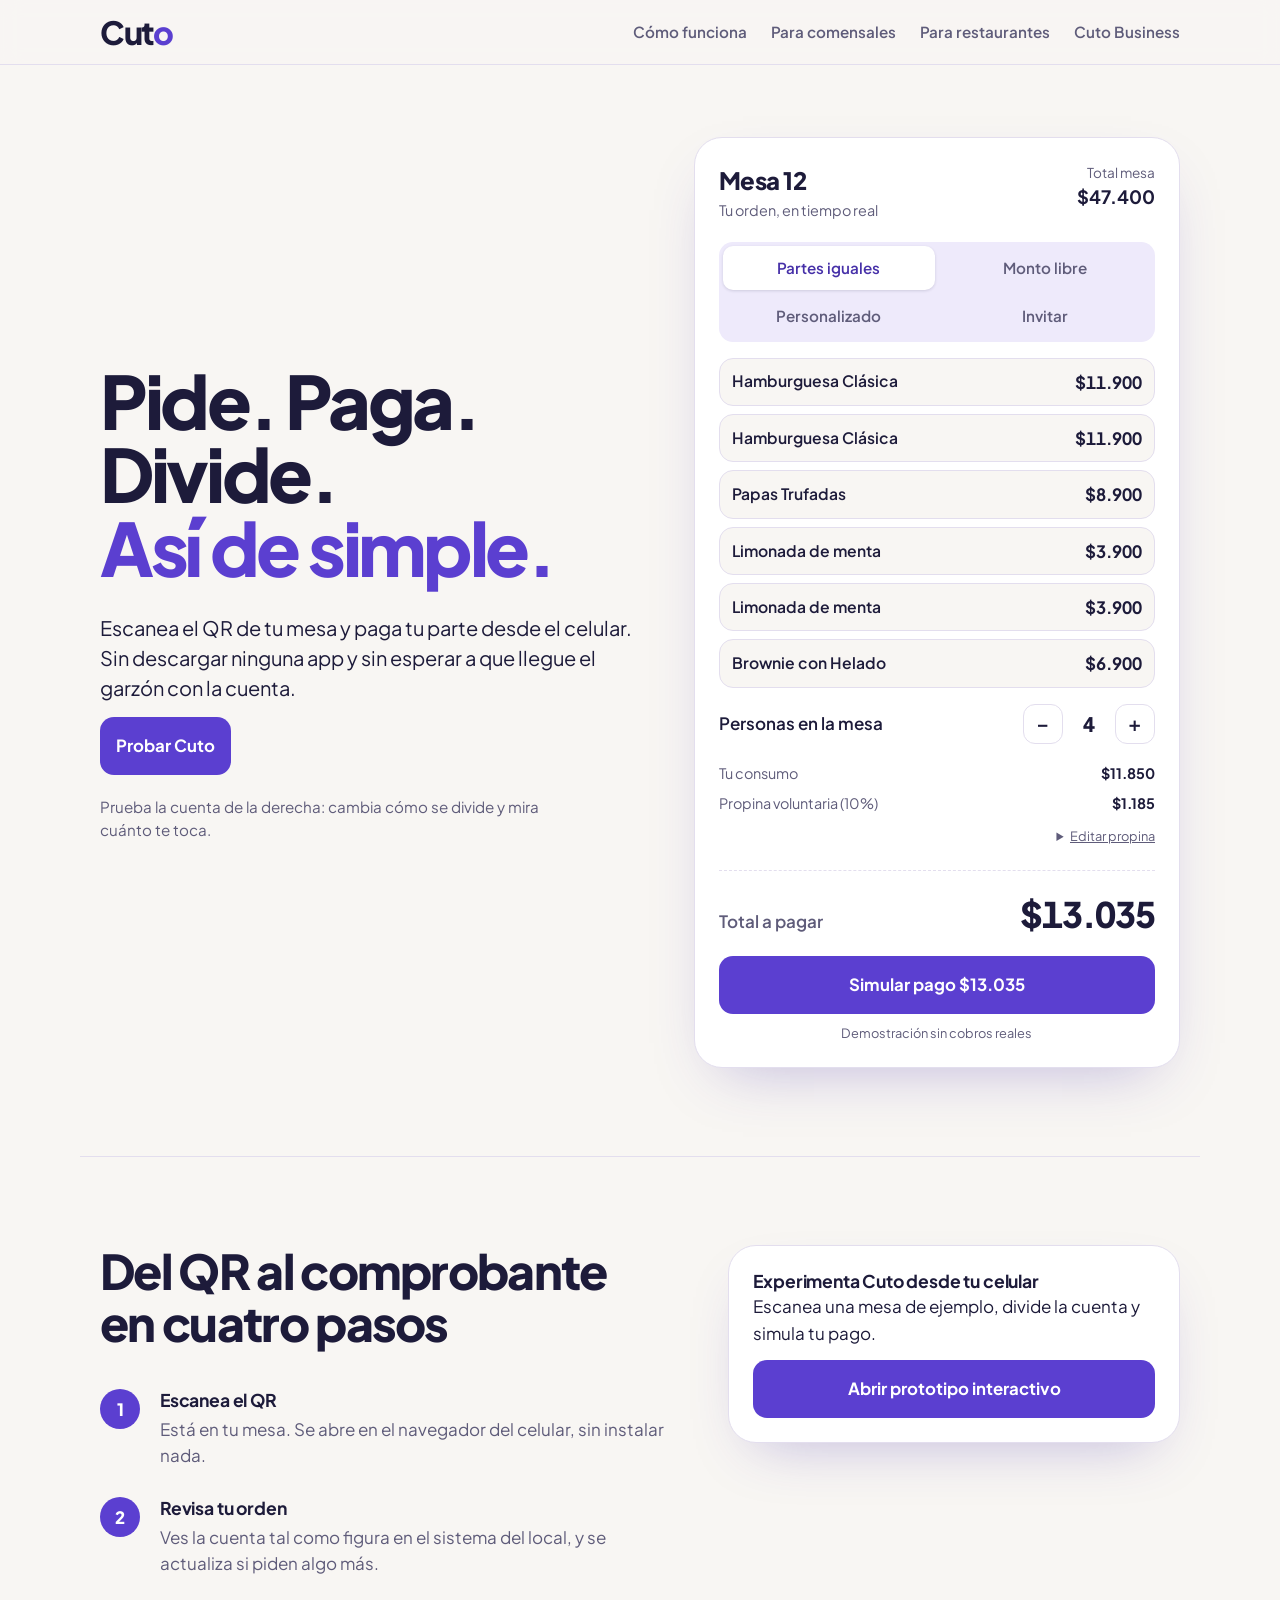
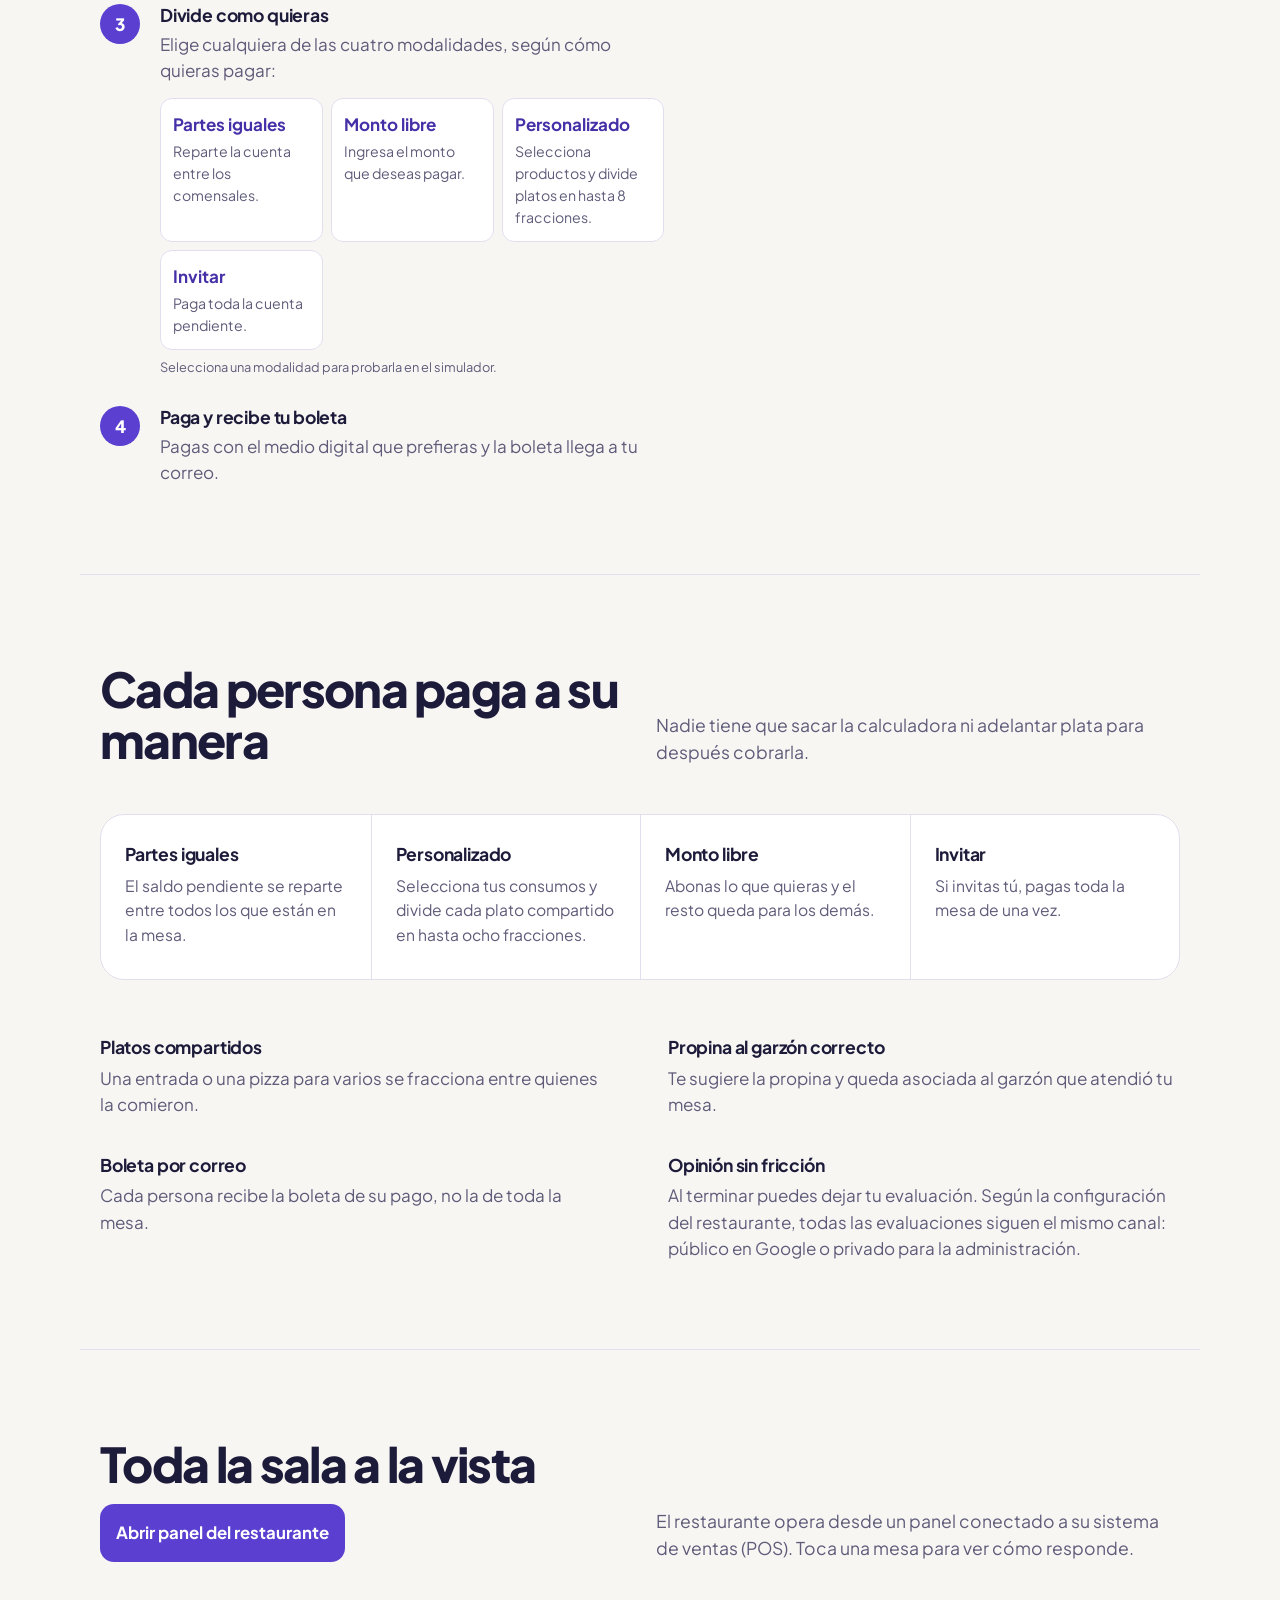
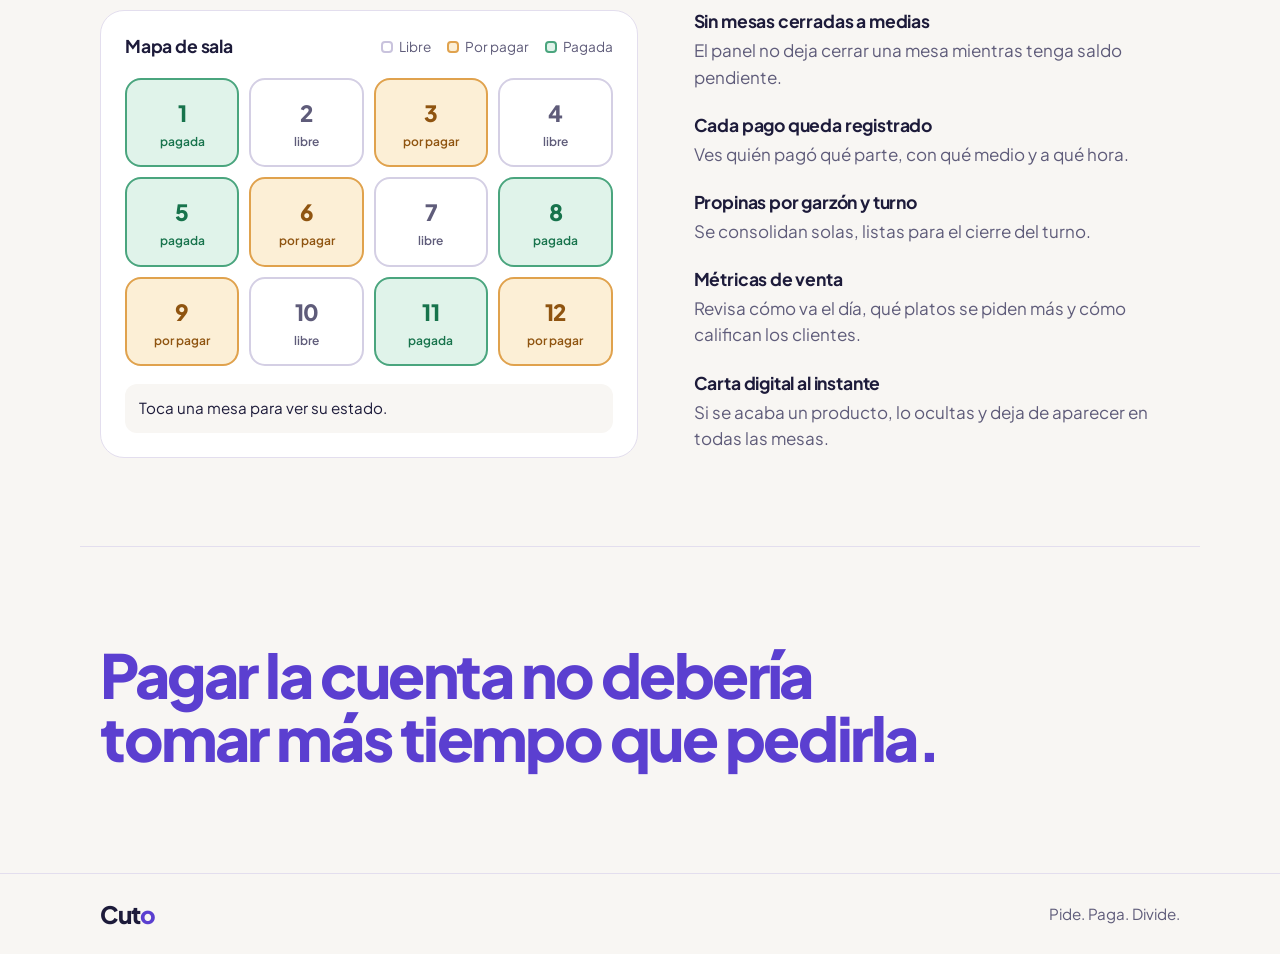
<file: index.html>
<!doctype html>
<html lang="es">
<head>
  <meta charset="utf-8">
  <meta name="viewport" content="width=device-width, initial-scale=1">
  <title>Cuto</title>
  <meta name="description" content="Escanea el QR de tu mesa, revisa la cuenta en tiempo real y paga tu parte desde el celular. Sin descargar ninguna app.">
  <link rel="preconnect" href="https://fonts.googleapis.com">
  <link rel="preconnect" href="https://fonts.gstatic.com" crossorigin>
  <link href="https://fonts.googleapis.com/css2?family=Plus+Jakarta+Sans:wght@400;500;600;700;800&display=swap" rel="stylesheet">
  <link rel="stylesheet" href="styles.css?v=4">
</head>
<body>

  <header class="site-header">
    <div class="wrap bar">
      <a class="wordmark" href="#inicio" aria-label="Cuto, ir al inicio">Cut<span style="color:var(--purple)">o</span></a>
      <nav aria-label="Principal">
        <a href="#como-funciona">Cómo funciona</a>
        <a href="#comensales">Para comensales</a>
        <a href="#restaurantes">Para restaurantes</a>
        <a href="business.html">Cuto Business</a>
      </nav>
    </div>
  </header>

  <main id="inicio">

    <section class="hero wrap">
      <div class="hero-copy">
        <h1>
          <span class="line">Pide. Paga. Divide.</span>
          <span class="line accent">Así de simple.</span>
        </h1>
        <p class="lead">Escanea el QR de tu mesa y paga tu parte desde el celular. Sin descargar ninguna app y sin esperar a que llegue el garzón con la cuenta.</p>
        <a class="pay" style="display:inline-block;width:auto;text-decoration:none" href="demo.html">Probar Cuto</a><p class="hint">Prueba la cuenta de la derecha: cambia cómo se divide y mira cuánto te toca.</p>
      </div>

      <div class="demo" id="demo" data-mode="equal" aria-label="Demo de cómo se divide una cuenta">
        <div class="demo-head">
          <div>
            <p class="demo-table">Mesa 12</p>
            <p class="demo-sub">Tu orden, en tiempo real</p>
          </div>
          <p class="demo-total"><span>Total mesa</span><strong id="demo-full">$47.400</strong></p>
        </div>

        <div class="segmented" role="group" aria-label="Cómo quieres pagar">
          <button type="button" class="seg is-on" data-mode="equal" aria-pressed="true">Partes iguales</button>
          <button type="button" class="seg" data-mode="free" aria-pressed="false">Monto libre</button>
          <button type="button" class="seg" data-mode="mine" aria-pressed="false">Personalizado</button>
          <button type="button" class="seg" data-mode="all" aria-pressed="false">Invitar</button>
        </div>

        <ul class="dishes" id="dishes" aria-label="Consumos de la mesa"></ul>

        <div class="stepper-row" id="stepper-row">
          <span id="people-label">Personas en la mesa</span>
          <div class="stepper">
            <button type="button" id="minus" aria-label="Una persona menos">−</button>
            <output id="people" aria-labelledby="people-label">4</output>
            <button type="button" id="plus" aria-label="Una persona más">+</button>
          </div>
        </div>

        <div id="free-row" class="free-row" hidden>
          <label for="free-amount">¿Cuánto quieres pagar?</label>
          <div class="currency-field"><span>$</span><input id="free-amount" type="number" min="0" max="47400" step="1" inputmode="numeric" placeholder="Ingresa un monto"></div>
          <small>Hasta $47.400, sin incluir propina.</small>
        </div>
        <p id="invite-note" class="invite-note" hidden>¡Tú invitas! Pagarás la cuenta completa de la mesa.</p>
        <div class="tip-summary">
          <div class="tip-line"><span>Tu consumo</span><strong id="base-amount">$11.850</strong></div>
          <div class="tip-line"><span id="tip-label">Propina voluntaria (10%)</span><strong id="tip-amount">$1.185</strong></div>
          <details class="tip-edit"><summary>Editar propina</summary><label for="tip-rate">Porcentaje de propina</label><select id="tip-rate"><option value="0">Sin propina (0%)</option><option value="10" selected>10% sugerido</option><option value="15">15%</option><option value="20">20%</option></select></details>
        </div>

        <div class="summary">
          <span>Total a pagar</span>
          <strong id="part">$13.035</strong>
        </div>

        <button type="button" class="pay" id="pay">Simular pago $13.035</button>
        <p class="secure">Demostración sin cobros reales</p>
      </div>
    </section>

    <section class="section wrap" id="como-funciona">
      <div class="how">
        <div class="how-copy">
          <h2>Del QR al comprobante en cuatro pasos</h2>
          <ol class="steps">
            <li>
              <h3>Escanea el QR</h3>
              <p>Está en tu mesa. Se abre en el navegador del celular, sin instalar nada.</p>
            </li>
            <li>
              <h3>Revisa tu orden</h3>
              <p>Ves la cuenta tal como figura en el sistema del local, y se actualiza si piden algo más.</p>
            </li>
            <li>
              <h3>Divide como quieras</h3>
              <p>Elige cualquiera de las cuatro modalidades, según cómo quieras pagar:</p>
              <div class="how-payment-modes" style="display:grid;grid-template-columns:repeat(auto-fit,minmax(130px,1fr));gap:8px;margin-top:14px">
                <a href="#demo" data-preview-mode="equal" style="display:block;border:1px solid var(--line);background:var(--paper);border-radius:12px;padding:12px;text-decoration:none"><strong style="color:var(--purple-deep)">Partes iguales</strong><small style="display:block;color:var(--muted);margin-top:4px">Reparte la cuenta entre los comensales.</small></a>
                <a href="#demo" data-preview-mode="free" style="display:block;border:1px solid var(--line);background:var(--paper);border-radius:12px;padding:12px;text-decoration:none"><strong style="color:var(--purple-deep)">Monto libre</strong><small style="display:block;color:var(--muted);margin-top:4px">Ingresa el monto que deseas pagar.</small></a>
                <a href="#demo" data-preview-mode="mine" style="display:block;border:1px solid var(--line);background:var(--paper);border-radius:12px;padding:12px;text-decoration:none"><strong style="color:var(--purple-deep)">Personalizado</strong><small style="display:block;color:var(--muted);margin-top:4px">Selecciona productos y divide platos en hasta 8 fracciones.</small></a>
                <a href="#demo" data-preview-mode="all" style="display:block;border:1px solid var(--line);background:var(--paper);border-radius:12px;padding:12px;text-decoration:none"><strong style="color:var(--purple-deep)">Invitar</strong><small style="display:block;color:var(--muted);margin-top:4px">Paga toda la cuenta pendiente.</small></a>
              </div>
              <p style="font-size:.8rem;margin-top:8px">Selecciona una modalidad para probarla en el simulador.</p>
            </li>
            <li>
              <h3>Paga y recibe tu boleta</h3>
              <p>Pagas con el medio digital que prefieras y la boleta llega a tu correo.</p>
            </li>
          </ol>
        </div>
        <div class="demo"><h3>Experimenta Cuto desde tu celular</h3><p>Escanea una mesa de ejemplo, divide la cuenta y simula tu pago.</p><a class="pay" style="display:block;text-align:center;text-decoration:none" href="demo.html">Abrir prototipo interactivo</a></div>
      </div>
    </section>

    <section class="section wrap" id="comensales">
      <div class="split-head">
        <h2>Cada persona paga a su manera</h2>
        <p>Nadie tiene que sacar la calculadora ni adelantar plata para después cobrarla.</p>
      </div>

      <div class="modes">
        <article>
          <h3>Partes iguales</h3>
          <p>El saldo pendiente se reparte entre todos los que están en la mesa.</p>
        </article>
        <article>
          <h3>Personalizado</h3>
          <p>Selecciona tus consumos y divide cada plato compartido en hasta ocho fracciones.</p>
        </article>
        <article>
          <h3>Monto libre</h3>
          <p>Abonas lo que quieras y el resto queda para los demás.</p>
        </article>
        <article>
          <h3>Invitar</h3>
          <p>Si invitas tú, pagas toda la mesa de una vez.</p>
        </article>
      </div>

      <ul class="extras">
        <li>
          <h3>Platos compartidos</h3>
          <p>Una entrada o una pizza para varios se fracciona entre quienes la comieron.</p>
        </li>
        <li>
          <h3>Propina al garzón correcto</h3>
          <p>Te sugiere la propina y queda asociada al garzón que atendió tu mesa.</p>
        </li>
        <li>
          <h3>Boleta por correo</h3>
          <p>Cada persona recibe la boleta de su pago, no la de toda la mesa.</p>
        </li>
        <li>
          <h3>Opinión sin fricción</h3>
          <p>Al terminar puedes dejar tu evaluación. Según la configuración del restaurante, todas las evaluaciones siguen el mismo canal: público en Google o privado para la administración.</p>
        </li>
      </ul>
    </section>

    <section class="section wrap" id="restaurantes">
      <div class="split-head">
        <div><h2>Toda la sala a la vista</h2><a class="pay" style="display:inline-block;width:auto;text-decoration:none" href="business.html">Abrir panel del restaurante</a></div>
        <p>El restaurante opera desde un panel conectado a su sistema de ventas (POS). Toca una mesa para ver cómo responde.</p>
      </div>

      <div class="ops">
        <div class="floor" aria-labelledby="floor-title">
          <div class="floor-top">
            <h3 id="floor-title">Mapa de sala</h3>
            <ul class="legend" aria-label="Leyenda">
              <li><i class="sw sw-free"></i>Libre</li>
              <li><i class="sw sw-pending"></i>Por pagar</li>
              <li><i class="sw sw-paid"></i>Pagada</li>
            </ul>
          </div>
          <div class="tables" id="tables"></div>
          <p class="floor-note" id="floor-note" aria-live="polite">Toca una mesa para ver su estado.</p>
        </div>

        <ul class="panel-list">
          <li>
            <h3>Sin mesas cerradas a medias</h3>
            <p>El panel no deja cerrar una mesa mientras tenga saldo pendiente.</p>
          </li>
          <li>
            <h3>Cada pago queda registrado</h3>
            <p>Ves quién pagó qué parte, con qué medio y a qué hora.</p>
          </li>
          <li>
            <h3>Propinas por garzón y turno</h3>
            <p>Se consolidan solas, listas para el cierre del turno.</p>
          </li>
          <li>
            <h3>Métricas de venta</h3>
            <p>Revisa cómo va el día, qué platos se piden más y cómo califican los clientes.</p>
          </li>
          <li>
            <h3>Carta digital al instante</h3>
            <p>Si se acaba un producto, lo ocultas y deja de aparecer en todas las mesas.</p>
          </li>
        </ul>
      </div>
    </section>

    <section class="closing wrap">
      <p>Pagar la cuenta no debería tomar más tiempo que pedirla.</p>
    </section>

  </main>

  <footer class="site-footer">
    <div class="wrap foot">
      <a class="wordmark small" href="#inicio" aria-label="Cuto, volver arriba">Cut<span style="color:var(--purple)">o</span></a>
      <p>Pide. Paga. Divide.</p>
    </div>
  </footer>

  <script src="script.js?v=4"></script>
<script>
document.querySelectorAll('[data-preview-mode]').forEach(function(link){
  link.addEventListener('click',function(){
    var mode=link.dataset.previewMode;
    var target=document.querySelector('#demo .seg[data-mode="'+mode+'"]');
    if(target)target.click();
  });
});
</script>
</body>
</html>
</file>
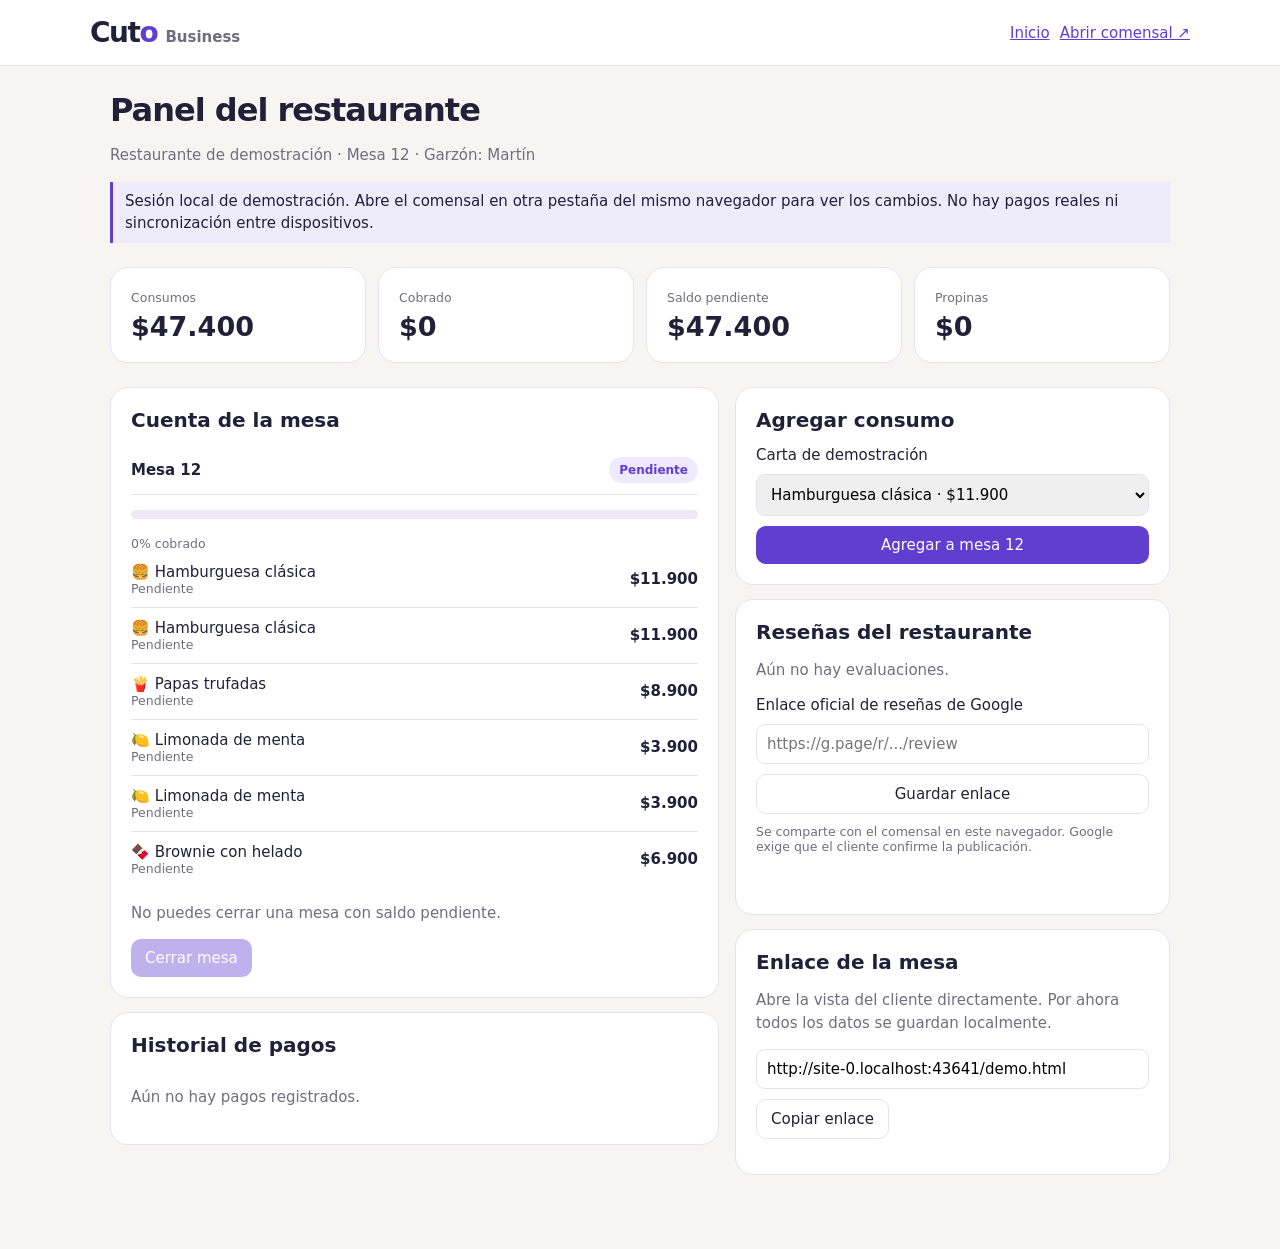
<file: business.html>
<!doctype html>
<html lang="es"><head><meta charset="utf-8"><meta name="viewport" content="width=device-width,initial-scale=1"><title>Cuto Business</title><style>
:root{--purple:#603ed0;--ink:#222038;--muted:#716d80;--line:#e6e1ef;--bg:#f7f5f2}*{box-sizing:border-box}body{margin:0;background:var(--bg);font:15px system-ui,sans-serif;color:var(--ink)}header{background:white;border-bottom:1px solid var(--line);padding:16px 24px}header div,main{max-width:1100px;margin:auto}header div{display:flex;justify-content:space-between;align-items:center;gap:16px;flex-wrap:wrap}.brand{font-size:28px;font-weight:850;letter-spacing:-1.5px}a{color:var(--purple)}main{padding:25px 20px 60px}h1{font-size:32px;margin:0 0 6px;letter-spacing:-1px}h2{font-size:20px;margin:0 0 14px}p{line-height:1.5;color:var(--muted)}.metrics{display:grid;grid-template-columns:repeat(4,1fr);gap:12px;margin:24px 0}.card{background:white;border:1px solid var(--line);border-radius:18px;padding:20px;margin-bottom:14px}.metrics .card{margin:0}.metric{font-size:27px;font-weight:800;display:block;margin-top:5px}.muted,small{color:var(--muted)}.layout{display:grid;grid-template-columns:1.4fr 1fr;gap:16px}.row{display:flex;justify-content:space-between;align-items:center;gap:12px;border-bottom:1px solid var(--line);padding:11px 0}.row:last-child{border:0}.pill{border-radius:20px;background:#eee9fd;color:var(--purple);font-weight:650;padding:6px 10px;font-size:12px}.paid{background:#e1f5eb;color:#167447}.bar{height:9px;border-radius:9px;background:#eee9f4;overflow:hidden;margin:15px 0}.bar i{display:block;height:100%;background:var(--purple)}button,input,select{font:inherit}button{border:1px solid var(--line);border-radius:10px;padding:10px 14px;background:white;color:var(--ink);cursor:pointer}button.primary{background:var(--purple);color:white;border:0}button:disabled{opacity:.4;cursor:not-allowed}input,select{border:1px solid var(--line);border-radius:9px;padding:10px;max-width:100%;width:100%}form{display:grid;gap:10px}nav{display:flex;gap:10px;flex-wrap:wrap}.table-scroll{overflow:auto}table{border-collapse:collapse;width:100%;min-width:520px}th,td{text-align:left;padding:12px 8px;border-bottom:1px solid var(--line)}th{font-size:12px;color:var(--muted)}.notice{border-left:3px solid var(--purple);padding:8px 12px;background:#eeebfa;color:var(--ink)}@media(max-width:760px){.layout{grid-template-columns:1fr}.metrics{grid-template-columns:repeat(2,1fr)}.metric{font-size:22px}.card{padding:15px}}
</style></head><body><header><div><span class="brand">Cut<span style="color:#603ed0">o</span> <small style="font-size:15px;letter-spacing:0">Business</small></span><nav><a href="index.html">Inicio</a><a href="demo.html" target="_blank" rel="noopener">Abrir comensal ↗</a></nav></div></header><main><h1>Panel del restaurante</h1><p>Restaurante de demostración · Mesa 12 · Garzón: Martín</p><p class="notice">Sesión local de demostración. Abre el comensal en otra pestaña del mismo navegador para ver los cambios. No hay pagos reales ni sincronización entre dispositivos.</p><section id="metrics" class="metrics"></section><div class="layout"><div><section class="card"><h2>Cuenta de la mesa</h2><div id="table"></div><div id="order"></div><p id="status" role="status"></p><button id="close" class="primary">Cerrar mesa</button></section><section class="card"><h2>Historial de pagos</h2><div id="payments" class="table-scroll"></div></section></div><div><section class="card"><h2>Agregar consumo</h2><form id="add"><label for="dish">Carta de demostración</label><select id="dish"></select><button class="primary" id="addButton">Agregar a mesa 12</button></form></section><section class="card"><h2>Reseñas del restaurante</h2><div id="reviews"></div><form id="config"><label for="google">Enlace oficial de reseñas de Google</label><input id="google" type="url" placeholder="https://g.page/r/.../review"><button>Guardar enlace</button><small>Se comparte con el comensal en este navegador. Google exige que el cliente confirme la publicación.</small><p id="configStatus" role="status"></p></form></section><section class="card"><h2>Enlace de la mesa</h2><p>Abre la vista del cliente directamente. Por ahora todos los datos se guardan localmente.</p><input id="link" readonly aria-label="Enlace de la mesa"><button id="copy" style="margin-top:10px">Copiar enlace</button><p id="copyStatus" role="status"></p></section></div></div></main><script>
'use strict';
const KEY='cuto-demo-table12', $=id=>document.getElementById(id), money=n=>'$'+Math.round(n).toLocaleString('es-CL'), safe=x=>String(x??'').replace(/[&<>"']/g,c=>({'&':'&amp;','<':'&lt;','>':'&gt;','"':'&quot;',"'":'&#39;'}[c]));
const menu=[['🍔','Hamburguesa clásica',11900],['🍟','Papas trufadas',8900],['🍋','Limonada de menta',3900],['🍫','Brownie con helado',6900],['☕','Café espresso',2500],['🥤','Bebida',2900]];
function initial(){const items=[menu[0],menu[0],menu[1],menu[2],menu[2],menu[3]].map(x=>x.slice());return{items,allocated:items.map(()=>0),history:[],reviews:[],splitPlan:{},paid:0,revision:0,closed:false,reviewUrl:''}}
function read(){try{let s=JSON.parse(localStorage.getItem(KEY));if(s&&Array.isArray(s.items)&&Array.isArray(s.allocated)&&s.items.length===s.allocated.length)return s}catch(e){}return initial()}
function write(s){try{s.revision=(s.revision||0)+1;localStorage.setItem(KEY,JSON.stringify(s));render();return true}catch(e){$('status').textContent='No se pudo guardar la sesión en este navegador.';return false}}
function totals(s){let total=s.items.reduce((a,x)=>a+x[2],0),paid=s.allocated.reduce((a,x)=>a+x,0);return{total,paid,left:total-paid}}
function row(a,b){return '<div class="row"><span>'+a+'</span><strong>'+b+'</strong></div>'}
function render(){const s=read(),{total,paid,left}=totals(s),hist=s.history||[],rev=s.reviews||[],tips=hist.reduce((a,x)=>a+(x.tip||0),0);
$('metrics').innerHTML=[['Consumos',money(total)],['Cobrado',money(paid)],['Saldo pendiente',money(left)],['Propinas',money(tips)]].map(([l,v])=>'<div class="card"><small>'+l+'</small><strong class="metric">'+v+'</strong></div>').join('');
$('table').innerHTML='<div class="row"><strong>Mesa 12</strong><span class="pill '+(!left?'paid':'')+'">'+(s.closed?'Cerrada':left?'Pendiente':'Pagada')+'</span></div><div class="bar"><i style="width:'+(total?100*paid/total:0)+'%"></i></div><small>'+Math.round(total?100*paid/total:0)+'% cobrado</small>';
$('order').innerHTML=s.items.map((x,i)=>row(safe(x[0]+' '+x[1])+'<small style="display:block">'+(s.allocated[i]===x[2]?'Pagado':s.allocated[i]?'Abonado '+money(s.allocated[i]):'Pendiente')+'</small>',money(x[2]))).join('');
$('close').disabled=left>0||s.closed;$('addButton').disabled=!!s.closed;$('status').textContent=s.closed?'Mesa cerrada. Reinicia la demostración desde la vista del comensal para comenzar otra vez.':left?'No puedes cerrar una mesa con saldo pendiente.':'La cuenta está pagada y puede cerrarse.';
$('payments').innerHTML=hist.length?'<table><thead><tr><th>Fecha</th><th>Medio</th><th>Consumo</th><th>Propina</th><th>Total</th></tr></thead><tbody>'+hist.map(x=>'<tr><td>'+safe(x.date)+'</td><td>'+safe(x.method)+'</td><td>'+money(x.base)+'</td><td>'+money(x.tip)+'</td><td>'+money(x.base+x.tip)+'</td></tr>').join('')+'</tbody></table>':'<p>Aún no hay pagos registrados.</p>';
$('reviews').innerHTML=rev.length?'<p>Promedio '+(rev.reduce((a,x)=>a+x.rating,0)/rev.length).toFixed(1)+' / 5 · '+rev.length+' evaluaciones locales</p>'+rev.map(x=>row('<span style="color:#9b6800">'+ '★'.repeat(Math.min(5,Math.max(0,Number(x.rating)||0)))+'</span><p>'+safe(x.comment)+'</p>',safe(new Date(x.date).toLocaleDateString('es-CL')))).join(''):'<p>Aún no hay evaluaciones.</p>';
if(document.activeElement!==$('google'))$('google').value=s.reviewUrl||'';
}
$('dish').innerHTML=menu.map((x,i)=>'<option value="'+i+'">'+safe(x[1])+' · '+money(x[2])+'</option>').join('');
$('add').onsubmit=e=>{e.preventDefault();const s=read();if(s.closed)return;const item=menu[Number($('dish').value)];if(!item)return;s.items.push(item.slice());s.allocated.push(0);write(s)};
$('close').onclick=()=>{const s=read();if(totals(s).left!==0||s.closed)return;s.closed=true;write(s)};
$('config').onsubmit=e=>{e.preventDefault();let v=$('google').value.trim();if(v){try{let u=new URL(v);if(u.protocol!=='https:'||!['g.page','search.google.com','maps.google.com','www.google.com','maps.app.goo.gl'].includes(u.hostname))throw Error()}catch(e){$('configStatus').textContent='Ingresa un enlace HTTPS oficial de Google.';return}}const s=read();s.reviewUrl=v;if(write(s))$('configStatus').textContent='Configuración guardada en este navegador.'};
$('link').value=new URL('demo.html',location.href).href;$('copy').onclick=async()=>{try{await navigator.clipboard.writeText($('link').value);$('copyStatus').textContent='Enlace copiado.'}catch(e){$('link').select();$('copyStatus').textContent='Selecciona y copia el enlace.'}};
window.addEventListener('storage',e=>{if(e.key===KEY)render()});render();
</script></body></html>
</file>
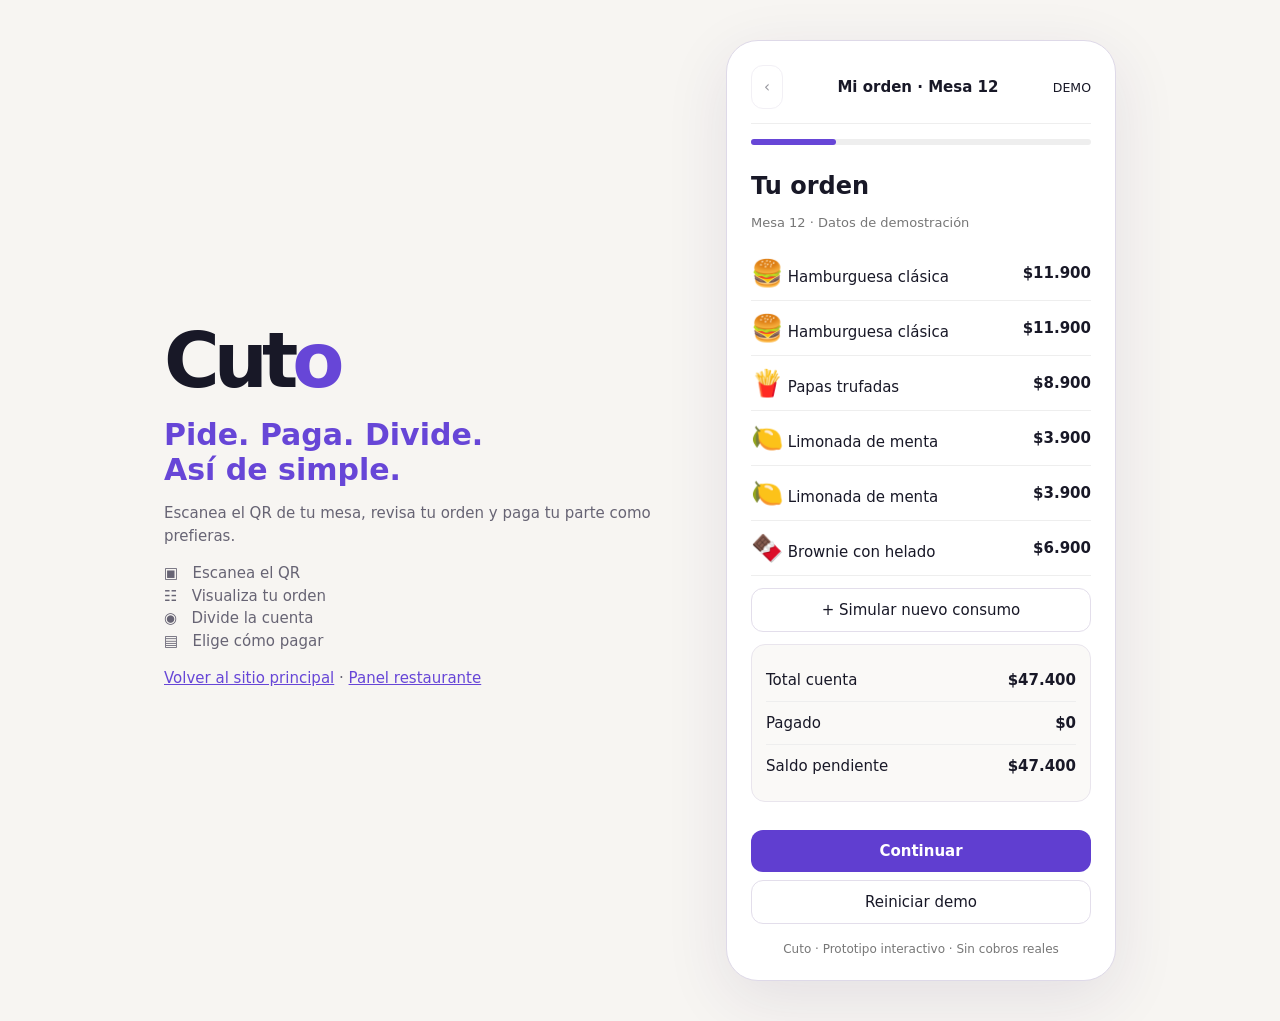
<file: demo.html>
<!doctype html><html lang="es"><head><meta charset="utf-8"><meta name="viewport" content="width=device-width,initial-scale=1"><title>Cuto | Demo</title><style>
*{box-sizing:border-box}body{margin:0;background:#f7f5f2;color:#181827;font:15px system-ui,sans-serif}main{max-width:1000px;margin:auto;min-height:100vh;display:grid;grid-template-columns:1fr 390px;align-items:center;gap:70px;padding:40px 24px}h1{font-size:76px;letter-spacing:-6px;margin:0}h1 span{color:#6746d7}h2{font-size:24px;margin:12px 0}p{line-height:1.5;color:#676474}aside h2{color:#6746d7;font-size:30px}aside a{color:#6746d7}.phone{background:white;border:1px solid #ded9e8;border-radius:32px;padding:24px;min-height:650px;box-shadow:0 18px 65px #33225c19;display:flex;flex-direction:column}header{display:flex;align-items:center;justify-content:space-between;border-bottom:1px solid #eee;padding-bottom:14px}button,input,select,textarea{font:inherit}button{cursor:pointer;border:1px solid #e3deeb;background:white;border-radius:12px;padding:12px;color:inherit}button:disabled{opacity:.45;cursor:default}.primary{background:#603ed0;color:white;border:0;width:100%;font-weight:700;margin-top:16px}.card{border:1px solid #e9e5ed;background:#faf9f7;border-radius:14px;padding:14px;margin:12px 0}.line{display:flex;justify-content:space-between;align-items:center;gap:10px;padding:12px 0;border-bottom:1px solid #eee}.line:last-child{border:0}.muted{color:#777;font-size:13px}.center{text-align:center}.qr{background:#252329;border-radius:24px;padding:35px 20px;margin:22px 0;color:white}.qr b{display:block;font-size:55px}.qr span{font-size:75px}.choices{display:grid;gap:8px}.choice{display:flex;align-items:center;gap:9px;padding:12px;border:1px solid #e6e0ed;border-radius:12px}input[type=radio],input[type=checkbox]{accent-color:#603ed0}input[type=number],textarea,select{width:100%;padding:10px;border:1px solid #d9d4e1;border-radius:9px;background:white}.big{font-size:32px;font-weight:800}.success{background:#603ed0;color:white;border-radius:50%;width:90px;height:90px;display:grid;place-items:center;font-size:50px;margin:40px auto 20px}.progress{height:6px;background:#eee;border-radius:10px;margin:15px 0}.progress i{display:block;background:#6746d7;height:100%;border-radius:10px}.foot{margin-top:auto;padding-top:18px;text-align:center;color:#777;font-size:12px}.emoji{font-size:26px} @media(max-width:700px){main{display:block;padding:16px;max-width:440px}aside{margin-bottom:18px}aside h1{font-size:40px;letter-spacing:-2px}aside h2{font-size:20px;margin:3px 0}aside .desc{display:none}.phone{min-height:580px;padding:18px;border-radius:24px}} input[type=email]{width:100%;padding:12px;border:1px solid #d9d4e1;border-radius:10px;margin-top:6px}.stars{display:flex;justify-content:center;gap:5px}.stars button{font-size:32px;color:#cbc5d4;border:0;padding:5px;background:transparent}.stars button[aria-pressed=true]{color:#e9a31b}.stars button:focus-visible{outline:2px solid #603ed0} @media print{aside,header,.progress,.foot,button{display:none!important}main{display:block;padding:0}.phone{box-shadow:none;border:0;min-height:0;max-width:450px;margin:auto}body{background:white}} .tip-summary{margin:14px 0 22px;padding:14px 0;border-bottom:1px solid #e9e5ed}.tip-line,.tip-meta{display:flex;justify-content:space-between;align-items:center;gap:8px}.tip-meta{margin-top:5px}.tip-meta small{font-size:12px;color:#676474}.tip-edit{border:0;padding:8px 0;background:transparent;text-decoration:underline;color:#625879;font-size:13px;min-height:36px}.tip-edit:focus-visible{outline:2px solid #603ed0;outline-offset:3px}.tip-options{display:grid;grid-template-columns:repeat(4,1fr);gap:6px;margin:10px 0}.tip-options button{padding:10px 4px;font-size:13px}.tip-options .selected{background:#eee7ff;border-color:#6746d7}.tip-custom{display:flex;gap:8px;margin-top:6px}.tip-custom input{min-width:0} </style></head><body><main><aside><h1>Cut<span>o</span></h1><h2>Pide. Paga. Divide.<br>Así de simple.</h2><div class="desc"><p>Escanea el QR de tu mesa, revisa tu orden y paga tu parte como prefieras.</p><p>▣ &nbsp; Escanea el QR<br>☷ &nbsp; Visualiza tu orden<br>◉ &nbsp; Divide la cuenta<br>▤ &nbsp; Elige cómo pagar</p></div><p><a href="index.html">Volver al sitio principal</a> · <a href="business.html">Panel restaurante</a></p></aside><section class="phone"><header><button id="back" aria-label="Volver">‹</button><strong id="title"></strong><small>DEMO</small></header><div class="progress"><i id="progress"></i></div><div id="screen"></div><div class="foot">Cuto · Prototipo interactivo · Sin cobros reales</div></section></main><script>
'use strict';
const money=n=>'$'+Math.round(n).toLocaleString('es-CL'), items=[['🍔','Hamburguesa clásica',11900],['🍔','Hamburguesa clásica',11900],['🍟','Papas trufadas',8900],['🍋','Limonada de menta',3900],['🍋','Limonada de menta',3900],['🍫','Brownie con helado',6900]], initialTotal=items.reduce((s,x)=>s+x[2],0);
let total=initialTotal, step=1,people=4,parts=1,mode='equal',tip=10,tipEditing=false,method='Tarjeta de crédito / débito',free=10000,paid=0,last=null,picks={},allocated=items.map(()=>0),history=[],rating=0,closed=false,revision=0,receipt=null,reviewUrl='',reviews=[],splitPlan={};
const $=id=>document.getElementById(id), remaining=()=>total-paid;
function portion(i,p){const price=items[i][2],a=allocated[i],plan=splitPlan[i];if(plan){const n=plan.of,k=plan.taken,b=plan.base??price;return Math.min(price-a,Math.round(b*(k+p.take)/n)-Math.round(b*k/n))}return Math.min(price-a,Math.round((price-a)*p.take/p.of))}
function amount(){if(closed)return 0;if(mode==='all')return remaining();if(mode==='free')return Math.min(remaining(),Math.max(0,Math.round(free)||0));if(mode==='mine')return Math.min(remaining(),Object.entries(picks).reduce((s,[i,p])=>s+portion(i,p),0));return Math.min(remaining(),Math.round(remaining()*parts/people))}
const tipAmount=()=>Math.round(amount()*tip/100);
function go(n){if(step===1&&n===2){tip=10;tipEditing=false}step=n;render()}function row(a,b){return '<div class="line"><span>'+a+'</span><strong>'+b+'</strong></div>'}function primary(label,n){return '<button class="primary" onclick="go('+n+')">'+label+'</button>'}
function render(){const titles=['Escanear','Mi orden · Mesa 12','Dividir cuenta','Pagar','Boleta y reseña','Comprobante','Evaluar servicio'];$('title').textContent=titles[step];$('back').disabled=step<=1||step>=4;$('progress').style.width=(Math.min(step,4)/4*100)+'%';let h='';
if(step===0)h='<div class="center"><h2>Escanea el QR</h2><p>de tu mesa para comenzar</p><div class="qr">Mesa<b>12</b><span>▦</span><p style="color:white">Código de demostración</p></div>'+primary('Simular escaneo de mesa 12',1)+'<p class="muted">No se requiere cámara para esta demo.</p></div>';
if(step===1){h='<h2>Tu orden</h2><p class="muted">Mesa 12 · Datos de demostración</p>'+items.map((x,i)=>row('<span class="emoji">'+x[0]+'</span> '+x[1]+(allocated[i]?' <small> · Abonado '+money(allocated[i])+'</small>':''),money(x[2]))).join('')+(closed?'<p>Mesa cerrada por el restaurante.</p>':'<button onclick="addDish()" style="width:100%;margin-top:12px">+ Simular nuevo consumo</button>')+'<div class="card">'+row('Total cuenta',money(total))+row('Pagado',money(paid))+row('Saldo pendiente',money(remaining()))+'</div>'+(remaining()&&!closed?primary('Continuar',2):'<p>Cuenta pagada completamente.</p>')+'<button style="width:100%;margin-top:8px" onclick="reset()">Reiniciar demo</button>'}
if(step===2){h='<div class="card">'+row('Saldo pendiente',money(remaining()))+'</div><h2>¿Cómo quieres dividir?</h2><div class="choices">'+[['equal','En partes iguales'],['free','Monto libre'],['mine','Personalizado · elige y fracciona platos'],['all','Invitar · pagar todo']].map(([v,l])=>'<label class="choice"><input type="radio" name="mode" '+(mode===v?'checked':'')+' onchange="mode=\''+v+'\';render()">'+l+'</label>').join('')+'</div>';
if(mode==='equal')h+='<div class="line">Personas <div><button onclick="people=Math.max(1,people-1);parts=Math.min(parts,people);render()">−</button> <b>'+people+'</b> <button onclick="people=Math.min(20,people+1);render()">+</button></div></div><div class="line">Partes que asumes <div><button onclick="parts=Math.max(1,parts-1);render()">−</button> '+parts+' <button onclick="parts=Math.min(people,parts+1);render()">+</button></div></div>';
if(mode==='free')h+='<p>Monto en pesos</p><input type="number" min="1" max="'+remaining()+'" value="'+free+'" oninput="free=Number(this.value);refreshAmount()">';
if(mode==='mine')h+=items.map((x,i)=>{let p=picks[i];return '<div class="card"><label><input type="checkbox" '+(p?'checked':'')+' '+(allocated[i]>=x[2]?'disabled':'')+' onchange="pick('+i+',this.checked)"> '+x[0]+' '+x[1]+' · '+money(x[2]-allocated[i])+'</label>'+(p?'<div class="line">Fracciones totales <select '+(splitPlan[i]?'disabled':'')+' aria-label="Fracciones totales" onchange="picks['+i+'].of=Number(this.value);picks['+i+'].take=1;render()">'+Array.from({length:8},(_,k)=>'<option '+(p.of===k+1?'selected':'')+'>'+(k+1)+'</option>').join('')+'</select></div><div class="line">Mis fracciones <select aria-label="Mis fracciones" onchange="picks['+i+'].take=Number(this.value);render()">'+Array.from({length:splitPlan[i]?splitPlan[i].of-splitPlan[i].taken:p.of},(_,k)=>'<option '+(p.take===k+1?'selected':'')+'>'+(k+1)+'</option>').join('')+'</select></div>':'')+'</div>'}).join('');
h+='<div class="line">Tu parte <strong id="amt">'+money(amount())+'</strong></div><button id="next" class="primary" '+(!amount()?'disabled':'')+' onclick="go(3)">Continuar</button>'}
if(step===3){h='<div class="card">'+row('Tu parte a pagar',money(amount()))+'</div><div class="tip-summary"><div class="tip-line"><span>Propina voluntaria ('+tip+'%)</span><strong>'+money(tipAmount())+'</strong></div><div class="tip-meta"><small>'+ (tip===10?'10% sugerido para tu garzón':'Propina elegida por ti') +'</small><button class="tip-edit" type="button" aria-expanded="'+tipEditing+'" onclick="tipEditing=!tipEditing;render()">'+(tipEditing?'Cerrar edición':'Editar propina')+'</button></div>'+(tipEditing?'<div class="tip-options" role="group" aria-label="Porcentaje de propina">'+[0,10,15,20].map(t=>'<button type="button" aria-pressed="'+(tip===t)+'" class="'+(tip===t?'selected':'')+'" onclick="tip='+t+';tipEditing=false;render()">'+(t===0?'Sin propina':t+'%')+'</button>').join('')+'</div><label class="muted" for="custom-tip">Otro porcentaje</label><div class="tip-custom"><input id="custom-tip" type="number" min="0" max="100" step="1" value="'+tip+'"><button type="button" onclick="applyTip()">Aplicar</button></div>':'')+'</div><h2>Medios de pago</h2>'+['Tarjeta de crédito / débito','Apple Pay','Google Pay','Mercado Pago','Efectivo'].map((m,i)=>'<label class="choice"><input type="radio" name="pay" '+(method===m?'checked':'')+' onchange="method=this.value" value="'+m+'">'+['💳','◉','◉','◈','▤'][i]+' '+m+'</label>').join('')+'<div class="line">Total con propina <strong>'+money(amount()+tipAmount())+'</strong></div><button class="primary" onclick="pay()" '+(!amount()?'disabled':'')+'>Simular pago '+money(amount()+tipAmount())+'</button>'}
if(step===4){const savedLast=last;last=receipt||last;h='<div class="center"><div class="success" style="margin:12px auto;width:64px;height:64px;font-size:36px">✓</div><h2>¡Pago realizado!</h2><div class="big">'+money(last.base+last.tip)+'</div><p class="muted">Pago de demostración · Mesa 12</p></div><form id="receipt" onsubmit="sendReceipt(event)"><h2>Recibe tu boleta</h2><label for="email">Correo electrónico</label><input id="email" type="email" required placeholder="nombre@correo.cl" autocomplete="email"><button class="primary" type="submit">Enviar boleta</button><p id="emailStatus" role="status" class="muted"></p></form><div style="border-top:1px solid #eee;margin-top:20px;padding-top:10px"><h2>¿Cómo estuvo tu visita?</h2><p class="muted">Califica tu experiencia y comparte tu opinión en Google.</p><div class="stars" role="group" aria-label="Calificación de 1 a 5 estrellas">'+[1,2,3,4,5].map(n=>'<button type="button" aria-label="'+n+' estrellas" aria-pressed="false" onclick="setRating('+n+')">★</button>').join('')+'</div><p id="ratingStatus" class="muted" role="status">Selecciona una calificación</p><label for="review">Tu reseña</label><textarea id="review" rows="3" placeholder="Cuéntanos cómo fue tu experiencia..."></textarea><button class="primary" onclick="googleReview()">Continuar en Google</button><p id="reviewStatus" class="muted" role="status">Google requiere confirmar y publicar la reseña desde tu cuenta. Falta configurar la ficha del restaurante.</p></div>'+'<button style="width:100%;margin-top:10px" onclick="go(5)">Ver comprobante descargable</button>'+primary('Volver a mi orden',1);last=savedLast;}
if(step===5){const savedLast=last;last=receipt||last;h='<div class="center"><p style="color:#17734c">✓ Pago simulado exitoso</p><div class="big">'+money(last.base+last.tip)+'</div><p>Comprobante de demostración · No es boleta tributaria</p></div><div class="card">'+row('Mesa','12')+row('Fecha',last.date)+row('Medio',last.method)+row('Tu parte',money(last.base))+row('Propina',money(last.tip))+row('Saldo mesa',money(remaining()))+'</div><div class="center"><h2>Cuto</h2><p>Gracias por tu visita 💜</p></div>'+primary('Volver a boleta y reseña',4)+'<button class="primary" onclick="window.print()">Guardar PDF / imprimir</button>'+primary('Volver a la mesa',1);last=savedLast;}
if(step===6)h='<h2>¿Cómo estuvo tu visita?</h2><p>Garzón de ejemplo: Martín</p><label>Evaluación<select id="rating"><option>5 — Excelente</option><option>4 — Muy buena</option><option>3 — Buena</option><option>2 — Regular</option><option>1 — Mala</option></select></label><p>Comentario opcional</p><textarea id="comment" rows="4"></textarea><button class="primary" onclick="this.disabled=true;this.textContent=\'Evaluación registrada en la demo\'">Enviar evaluación</button>'+primary('Volver a la mesa',1);
$('screen').innerHTML=h}
function applyTip(){const field=$('custom-tip');const n=Number(field.value);if(!field.value.trim()||!Number.isFinite(n)||n<0||n>100||!Number.isInteger(n)){field.reportValidity();return}tip=n;tipEditing=false;render()}
function refreshAmount(){$('amt').textContent=money(amount());$('next').disabled=!amount()}
function pick(i,on){if(on)picks[i]={of:splitPlan[i]?.of||1,take:1};else delete picks[i];render()}
function pay(){if(!fresh())return;const base=amount();if(step!==3||!base)return;last={base,tip:tipAmount(),method,date:new Date().toLocaleString('es-CL'),id:crypto.randomUUID?crypto.randomUUID():String(Date.now())};let left=base;if(mode==='mine')for(const [i,p] of Object.entries(picks)){let v=Math.min(left,portion(i,p));allocated[i]+=v;left-=v;if(p.of>1){const plan=splitPlan[i]||{of:p.of,taken:0,base:items[i][2]-allocated[i]+v};plan.taken+=p.take;if(allocated[i]<items[i][2])splitPlan[i]=plan;else delete splitPlan[i]}}for(let i=0;i<items.length&&left>0;i++){let v=Math.min(left,items[i][2]-allocated[i]);allocated[i]+=v;left-=v;if(v)delete splitPlan[i]}paid+=base;history.push(last);receipt=last;picks={};rating=0;saveState();go(4)}
function reset(){if(!fresh())return;if(!confirm('¿Reiniciar todos los consumos y pagos de esta demo?'))return;items.splice(6);total=initialTotal;rating=0;paid=0;allocated=items.map(()=>0);history=[];reviews=[];splitPlan={};closed=false;receipt=null;picks={};last=null;mode='equal';people=4;parts=1;tip=10;saveState();go(1)}
function addDish(){if(!fresh()||closed)return;items.push(['☕','Café espresso',2500]);allocated.push(0);total+=2500;saveState();render()}
const KEY='cuto-demo-table12';
function saveState(){try{revision++;localStorage.setItem(KEY,JSON.stringify({items,allocated,paid,history,last,revision,closed,reviewUrl,reviews,splitPlan}))}catch(e){console.warn('No se pudo guardar la sesión local',e)}}
function loadState(){try{const s=JSON.parse(localStorage.getItem(KEY));if(!s||!Array.isArray(s.items)||!Array.isArray(s.allocated)||s.items.length!==s.allocated.length)return;items.splice(0,items.length,...s.items);allocated=s.allocated;total=items.reduce((a,x)=>a+x[2],0);paid=allocated.reduce((a,x)=>a+x,0);history=s.history||[];last=s.last||null;revision=s.revision||0;closed=!!s.closed;reviewUrl=s.reviewUrl||'';reviews=s.reviews||[];splitPlan=s.splitPlan||{}}catch(e){}}
function fresh(){try{const s=JSON.parse(localStorage.getItem(KEY));if(s&&(s.revision||0)!==revision){loadState();picks={};step=1;render();alert('La cuenta cambió. Revisa el saldo actualizado antes de continuar.');return false}}catch(e){}return true}
window.addEventListener('storage',e=>{if(e.key===KEY){loadState();if(step<=3){picks={};step=1;render()}}});
function setRating(n){rating=n;document.querySelectorAll('.stars button').forEach((b,i)=>b.setAttribute('aria-pressed',String(i<n)));$('ratingStatus').textContent=n+' de 5 estrellas'}
function sendReceipt(e){e.preventDefault();$('emailStatus').textContent='Correo validado. En esta demo no se envían boletas reales.'}

async function googleReview(){if(!rating){$('reviewStatus').textContent='Selecciona primero una calificación.';return}if(!fresh())return;const paymentId=(receipt||last)?.id;const entry={paymentId,rating,comment:$('review').value.slice(0,2000),date:new Date().toISOString()};const previous=paymentId?reviews.findIndex(x=>x.paymentId===paymentId):-1;if(previous>=0)reviews[previous]=entry;else reviews.push(entry);saveState();if(!reviewUrl){$('reviewStatus').textContent='Evaluación guardada localmente. Falta configurar el enlace de reseñas de Google del restaurante.';return}try{await navigator.clipboard.writeText($('review').value);$('reviewStatus').textContent='Texto copiado. Selecciona tus estrellas y pega tu reseña en Google.'}catch(e){$('reviewStatus').textContent='Copia tu comentario manualmente antes de continuar.'}window.location.href=reviewUrl}
$('back').onclick=()=>go(step-1);loadState();if(!localStorage.getItem(KEY))saveState();render();
</script></body></html>
</file>
<file: styles.css>
:root {
  --bg: #f8f6f3;
  --paper: #ffffff;
  --ink: #1d1b3a;
  --muted: #5f5c7a;
  --purple: #5b3fd0;
  --purple-deep: #4630a8;
  --lav: #eeeafb;
  --line: #e3deee;
  --green: #17734c;
  --green-bg: #e0f3ea;
  --amber: #8f5410;
  --amber-bg: #fcefd6;
  --font: "Plus Jakarta Sans", system-ui, -apple-system, "Segoe UI", Roboto, sans-serif;
  color-scheme: light;
}

*, *::before, *::after { box-sizing: border-box; }

html { scroll-behavior: smooth; scroll-padding-top: 80px; }

body {
  margin: 0;
  background: var(--bg);
  color: var(--ink);
  font-family: var(--font);
  font-size: 1.0625rem;
  line-height: 1.55;
  -webkit-font-smoothing: antialiased;
}

h1, h2, h3, p, ul, ol, figure { margin: 0; }
ul, ol { padding: 0; list-style: none; }
img { display: block; max-width: 100%; height: auto; }
button { font: inherit; color: inherit; cursor: pointer; }

a { color: inherit; }

:focus-visible {
  outline: 3px solid var(--purple);
  outline-offset: 3px;
  border-radius: 6px;
}

.wrap {
  width: 100%;
  max-width: 1120px;
  margin-inline: auto;
  padding-inline: 20px;
}

/* ---------- Header ---------- */

.site-header {
  position: sticky;
  top: 0;
  z-index: 10;
  background: rgba(248, 246, 243, 0.9);
  backdrop-filter: blur(10px);
  border-bottom: 1px solid var(--line);
}

.bar {
  display: flex;
  align-items: center;
  justify-content: space-between;
  gap: 16px;
  min-height: 64px;
}

.bar nav { display: flex; gap: 24px; }

.bar nav a {
  text-decoration: none;
  font-weight: 600;
  font-size: 0.95rem;
  color: var(--muted);
}

.bar nav a:hover { color: var(--purple); }

.wordmark {
  position: relative;
  display: inline-block;
  text-decoration: none;
  font-weight: 800;
  font-size: 2rem;
  letter-spacing: -0.04em;
  line-height: 1;
}

.wordmark.small { font-size: 1.5rem; }

.dotless { position: relative; }

.dotless::after {
  content: "";
  position: absolute;
  left: 50%;
  top: -0.06em;
  width: 0.2em;
  height: 0.2em;
  border-radius: 50%;
  background: var(--purple);
  transform: translateX(-50%);
}

/* ---------- Hero ---------- */

.hero {
  display: grid;
  grid-template-columns: minmax(0, 1.05fr) minmax(0, 0.95fr);
  gap: 56px;
  align-items: center;
  padding-block: 72px 88px;
}

.hero h1 {
  font-weight: 800;
  font-size: clamp(2.6rem, 6.4vw, 4.6rem);
  line-height: 1;
  letter-spacing: -0.045em;
}

.hero h1 .line { display: block; }
.hero h1 .accent { white-space: nowrap; }
.hero h1 .accent { color: var(--purple); }

.lead {
  margin-top: 28px;
  max-width: 34rem;
  font-size: 1.25rem;
  line-height: 1.5;
  color: var(--ink);
}

.hint {
  margin-top: 20px;
  max-width: 30rem;
  font-size: 0.95rem;
  color: var(--muted);
}

@media (prefers-reduced-motion: no-preference) {
  .hero h1 .line {
    animation: rise 0.7s cubic-bezier(0.2, 0.7, 0.2, 1) both;
  }
  .hero h1 .accent { animation-delay: 0.14s; }

  @keyframes rise {
    from { opacity: 0; transform: translateY(18px); }
    to { opacity: 1; transform: none; }
  }
}

/* ---------- Demo card ---------- */

.demo {
  background: var(--paper);
  border: 1px solid var(--line);
  border-radius: 28px;
  padding: 24px;
  box-shadow: 0 24px 60px -28px rgba(70, 48, 168, 0.35);
}

.demo-head {
  display: flex;
  justify-content: space-between;
  align-items: flex-start;
  gap: 16px;
}

.demo-table { font-weight: 800; font-size: 1.5rem; letter-spacing: -0.02em; }
.demo-sub { font-size: 0.9rem; color: var(--muted); }

.demo-total { text-align: right; }
.demo-total span { display: block; font-size: 0.85rem; color: var(--muted); }
.demo-total strong { font-size: 1.15rem; font-weight: 700; }

.segmented {
  display: grid;
  grid-template-columns: 1fr 1fr;
  gap: 4px;
  margin-top: 20px;
  padding: 4px;
  background: var(--lav);
  border-radius: 14px;
}

.seg {
  border: 0;
  background: transparent;
  padding: 10px 12px;
  border-radius: 10px;
  font-weight: 600;
  font-size: 0.95rem;
  color: var(--muted);
}

.seg.is-on {
  background: var(--paper);
  color: var(--purple-deep);
  box-shadow: 0 1px 3px rgba(29, 27, 58, 0.15);
}

.dishes { margin-top: 16px; display: grid; gap: 8px; }

.dish {
  display: flex;
  align-items: center;
  gap: 12px;
  padding: 10px 12px;
  border: 1px solid var(--line);
  border-radius: 14px;
  background: var(--bg);
}

.dish input {
  appearance: none;
  flex: none;
  width: 22px;
  height: 22px;
  margin: 0;
  border: 2px solid #b9b2d6;
  border-radius: 7px;
  background: var(--paper);
  display: none;
  place-content: center;
  cursor: pointer;
}

.dish input::after {
  content: "";
  width: 10px;
  height: 6px;
  border-left: 2.5px solid #fff;
  border-bottom: 2.5px solid #fff;
  transform: rotate(-45deg) translate(1px, -1px) scale(0);
  transition: transform 0.12s ease-out;
}

.dish input:checked { background: var(--purple); border-color: var(--purple); }
.dish input:checked::after { transform: rotate(-45deg) translate(1px, -1px) scale(1); }

.demo[data-mode="mine"] .dish input { display: grid; }
.demo[data-mode="mine"] .dish { cursor: pointer; }
.demo[data-mode="mine"] .dish:has(input:checked) { background: var(--lav); border-color: #cfc5f3; }

.dish-name { flex: 1; font-weight: 600; font-size: 0.98rem; line-height: 1.3; }
.dish-name small { display: block; font-weight: 500; font-size: 0.8rem; color: var(--muted); }
.dish-price { font-weight: 700; font-variant-numeric: tabular-nums; }

.stepper-row {
  display: flex;
  align-items: center;
  justify-content: space-between;
  margin-top: 16px;
  font-weight: 600;
}

.demo[data-mode="mine"] .stepper-row { display: none; }

.stepper { display: flex; align-items: center; gap: 4px; }

.stepper button {
  width: 40px;
  height: 40px;
  border-radius: 12px;
  border: 1px solid var(--line);
  background: var(--paper);
  font-size: 1.3rem;
  line-height: 1;
}

.stepper button:hover { border-color: var(--purple); color: var(--purple); }

.stepper output {
  min-width: 44px;
  text-align: center;
  font-size: 1.25rem;
  font-weight: 800;
  font-variant-numeric: tabular-nums;
}

.tip {
  display: flex;
  align-items: center;
  gap: 10px;
  margin-top: 16px;
  font-size: 0.92rem;
  cursor: pointer;
}

.tip input { width: 18px; height: 18px; accent-color: var(--purple); flex: none; }
.tip span { flex: 1; color: var(--muted); }
.tip strong { font-variant-numeric: tabular-nums; }

.summary {
  display: flex;
  align-items: baseline;
  justify-content: space-between;
  margin-top: 18px;
  padding-top: 16px;
  border-top: 1px dashed var(--line);
}

.summary span { font-weight: 600; color: var(--muted); }

.summary strong {
  font-size: 2.2rem;
  font-weight: 800;
  letter-spacing: -0.03em;
  font-variant-numeric: tabular-nums;
}

.pay {
  width: 100%;
  margin-top: 14px;
  padding: 16px;
  border: 0;
  border-radius: 14px;
  background: var(--purple);
  color: #fff;
  font-weight: 700;
  font-size: 1.05rem;
  transition: background 0.15s ease;
}

.pay:hover:not(:disabled) { background: var(--purple-deep); }
.pay:disabled { background: #cbc6df; cursor: not-allowed; }
.pay.is-done { background: var(--green); }

.secure { margin-top: 10px; text-align: center; font-size: 0.8rem; color: var(--muted); }

/* ---------- Sections ---------- */

.section { padding-block: 88px; border-top: 1px solid var(--line); }

h2 {
  font-weight: 800;
  font-size: clamp(1.9rem, 4.2vw, 3rem);
  line-height: 1.08;
  letter-spacing: -0.035em;
  max-width: 18ch;
}

h3 { font-weight: 700; font-size: 1.1rem; line-height: 1.3; letter-spacing: -0.01em; }

.split-head {
  display: grid;
  grid-template-columns: minmax(0, 1fr) minmax(0, 1fr);
  gap: 32px;
  align-items: end;
  margin-bottom: 48px;
}

.split-head p { color: var(--muted); font-size: 1.1rem; max-width: 32rem; }

/* How it works */

.how {
  display: grid;
  grid-template-columns: minmax(0, 1fr) minmax(0, 0.8fr);
  gap: 64px;
  align-items: start;
}

.steps { margin-top: 40px; counter-reset: step; display: grid; gap: 28px; }

.steps li {
  counter-increment: step;
  position: relative;
  padding-left: 60px;
}

.steps li::before {
  content: counter(step);
  position: absolute;
  left: 0;
  top: 0;
  display: grid;
  place-content: center;
  width: 40px;
  height: 40px;
  border-radius: 50%;
  background: var(--purple);
  color: #fff;
  font-weight: 800;
}

.steps p { margin-top: 4px; color: var(--muted); }

.how-figure img {
  width: 100%;
  border-radius: 24px;
  border: 1px solid var(--line);
  box-shadow: 0 24px 60px -32px rgba(70, 48, 168, 0.4);
}

/* Modes */

.modes {
  display: grid;
  grid-template-columns: repeat(4, minmax(0, 1fr));
  gap: 0;
  border: 1px solid var(--line);
  border-radius: 24px;
  background: var(--paper);
  overflow: hidden;
}

.modes article { padding: 28px 24px 32px; }
.modes article + article { border-left: 1px solid var(--line); }
.modes p { margin-top: 8px; color: var(--muted); font-size: 0.98rem; }

.extras {
  display: grid;
  grid-template-columns: repeat(2, minmax(0, 1fr));
  gap: 36px 56px;
  margin-top: 56px;
}

.extras p { margin-top: 6px; color: var(--muted); max-width: 34rem; }

/* Ops */

.ops {
  display: grid;
  grid-template-columns: minmax(0, 1.05fr) minmax(0, 0.95fr);
  gap: 56px;
  align-items: start;
}

.floor {
  background: var(--paper);
  border: 1px solid var(--line);
  border-radius: 24px;
  padding: 24px;
}

.floor-top {
  display: flex;
  flex-wrap: wrap;
  justify-content: space-between;
  align-items: center;
  gap: 12px;
}

.legend { display: flex; gap: 16px; font-size: 0.85rem; color: var(--muted); }
.legend li { display: flex; align-items: center; gap: 6px; }

.sw { width: 12px; height: 12px; border-radius: 4px; border: 2px solid var(--line); }
.sw-free { background: var(--paper); border-color: #c9c3dd; }
.sw-pending { background: var(--amber-bg); border-color: #e0a24d; }
.sw-paid { background: var(--green-bg); border-color: #4aa57e; }

.tables {
  display: grid;
  grid-template-columns: repeat(4, minmax(0, 1fr));
  gap: 10px;
  margin-top: 20px;
}

.table {
  display: grid;
  gap: 2px;
  justify-items: center;
  padding: 16px 4px 14px;
  border-radius: 16px;
  border: 2px solid var(--line);
  background: var(--paper);
  text-align: center;
}

.table b { font-size: 1.4rem; font-weight: 800; letter-spacing: -0.02em; }
.table span { font-size: 0.75rem; font-weight: 600; }

.table[data-state="free"] { border-color: #d4cfe4; color: var(--muted); }
.table[data-state="pending"] { background: var(--amber-bg); border-color: #e0a24d; color: var(--amber); }
.table[data-state="paid"] { background: var(--green-bg); border-color: #4aa57e; color: var(--green); }

.table[aria-pressed="true"] { box-shadow: 0 0 0 3px var(--purple); }

.floor-note {
  margin-top: 18px;
  padding: 12px 14px;
  border-radius: 12px;
  background: var(--bg);
  font-size: 0.95rem;
  min-height: 3.2em;
}

.panel-list { display: grid; gap: 24px; }
.panel-list p { margin-top: 4px; color: var(--muted); }

/* Closing */

.closing {
  padding-block: 96px 104px;
  border-top: 1px solid var(--line);
}

.closing p {
  max-width: 20ch;
  font-weight: 800;
  font-size: clamp(2rem, 5.2vw, 3.8rem);
  line-height: 1.04;
  letter-spacing: -0.04em;
  color: var(--purple);
}

/* Footer */

.site-footer { border-top: 1px solid var(--line); padding-block: 28px; }
.foot { display: flex; justify-content: space-between; align-items: center; gap: 16px; }
.foot p { color: var(--muted); font-size: 0.95rem; }

/* ---------- Responsive ---------- */

@media (max-width: 960px) {
  .hero, .how, .ops, .split-head { grid-template-columns: 1fr; }
  .hero { gap: 40px; padding-block: 48px 64px; }
  .how { gap: 40px; }
  .how-figure { max-width: 460px; }
  .split-head { gap: 12px; align-items: start; }
  .modes { grid-template-columns: repeat(2, minmax(0, 1fr)); }
  .modes article:nth-child(3) { border-left: 0; }
  .modes article:nth-child(n + 3) { border-top: 1px solid var(--line); }
  .section { padding-block: 64px; }
}

@media (max-width: 620px) {
  .bar nav { gap: 14px; }
  .bar nav a { font-size: 0.85rem; }
  .bar nav a:first-child { display: none; }
  .extras { grid-template-columns: 1fr; gap: 28px; }
  .demo { padding: 18px; border-radius: 24px; }
  .tables { gap: 8px; }
  .table b { font-size: 1.2rem; }
}

@media (max-width: 420px) {
  .modes { grid-template-columns: 1fr; }
  .modes article + article { border-left: 0; border-top: 1px solid var(--line); }
  .bar nav a:nth-child(2) { display: none; }
}


/* Landing page: four payment modes */
.demo [hidden] { display:none !important; }
.demo:not([data-mode="mine"]) .fraction-panel { display:none; }
.fraction-panel { display:grid; grid-template-columns:minmax(0,1fr) minmax(0,1fr); gap:8px; margin-top:-1px; padding:12px; background:var(--lav); border-radius:0 0 12px 12px; }
.fraction-panel label { display:grid; gap:4px; font-size:.8rem; font-weight:600; color:var(--muted); }
.fraction-panel select, .tip-edit select { font:inherit; color:var(--ink); background:var(--paper); border:1px solid var(--line); border-radius:8px; padding:8px; width:100%; }
.fraction-total { grid-column:1/-1; font-size:.9rem; text-align:right; color:var(--purple-deep); }
.free-row { margin-top:16px; display:grid; gap:6px; font-weight:600; }
.free-row small { color:var(--muted); font-weight:400; }
.currency-field { display:flex; align-items:center; gap:8px; padding:10px 12px; border:1px solid var(--line); border-radius:12px; }
.currency-field input { min-width:0; width:100%; border:0; background:transparent; font:inherit; color:var(--ink); }
.invite-note { background:var(--lav); color:var(--purple-deep); padding:12px; border-radius:12px; margin-top:16px; font-size:.9rem; }
.tip-summary { display:grid; gap:8px; margin-top:18px; }
.tip-line { display:flex; justify-content:space-between; align-items:center; gap:8px; font-size:.9rem; }
.tip-line span { color:var(--muted); }
.tip-edit { font-size:.8rem; color:var(--muted); }
.tip-edit summary { text-decoration:underline; cursor:pointer; width:fit-content; padding:5px 0; margin-left:auto; }
.tip-edit label { display:block; margin-bottom:4px; }
.demo .seg { min-height:44px; }
@media (max-width:420px){ .demo .seg { padding:9px 5px; font-size:.85rem; } }
</file>
